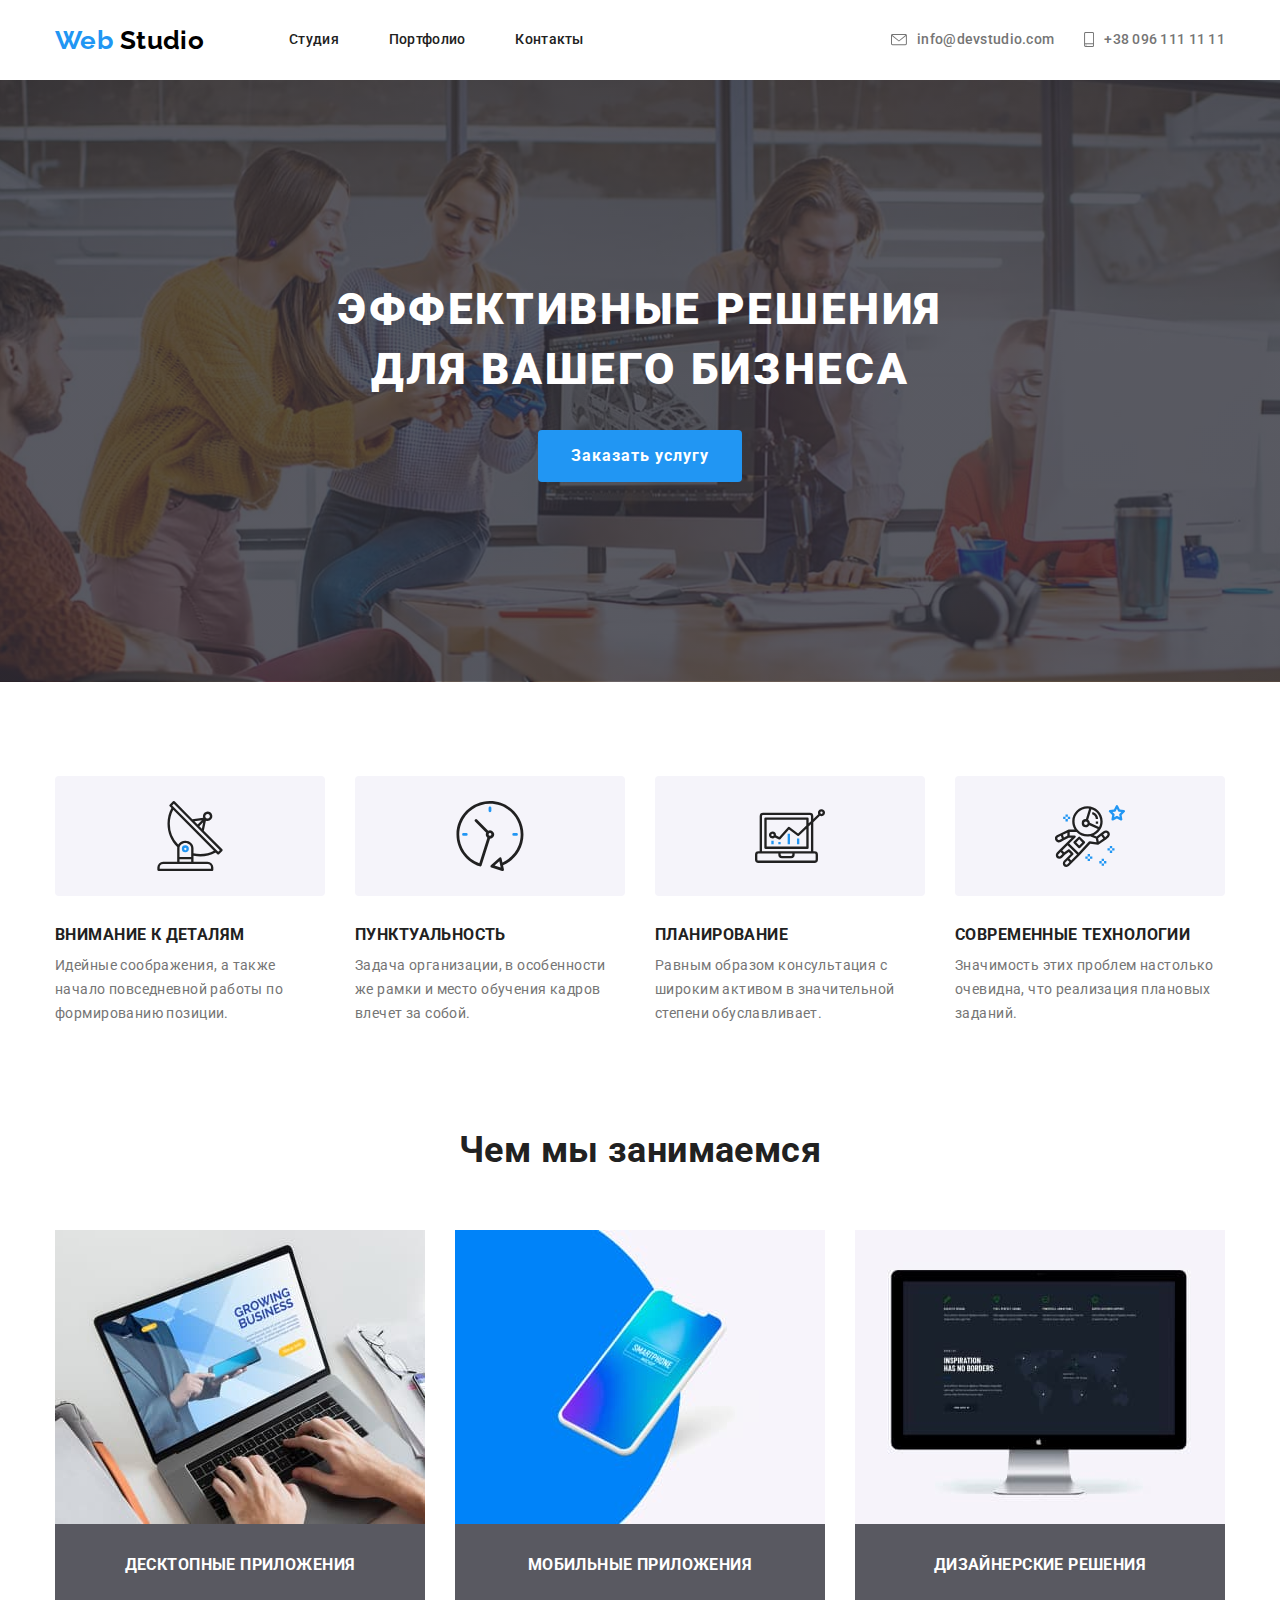
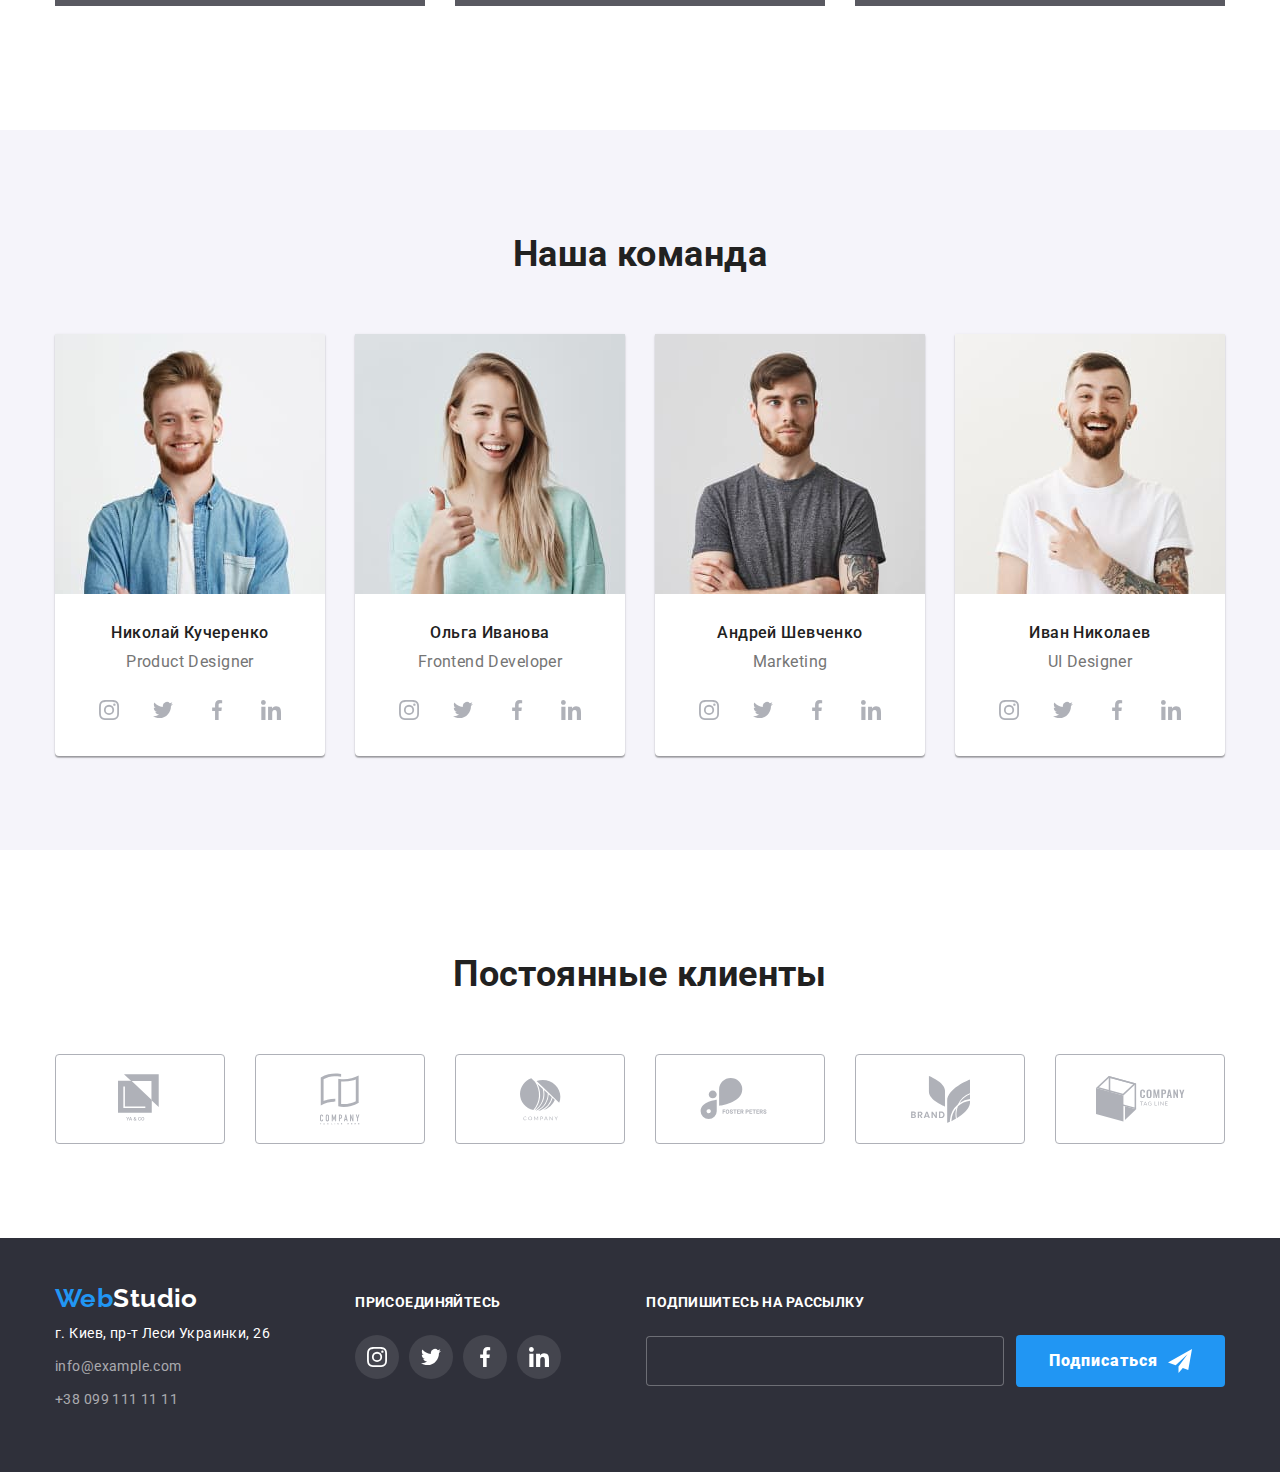
<file: index.html>
<!DOCTYPE html>
<html lang="ru">
  <head>
    <meta charset="UTF-8" />
    <meta name="viewport" content="width=device-width, initial-scale=1.0" />
    <title>Web Studio</title>
    <link
      href="https://fonts.googleapis.com/css2?family=Raleway:wght@700&family=Roboto:wght@400;500;700;900&display=swap"
      rel="stylesheet"
    />
    <link
      rel="stylesheet"
      href="https://cdnjs.cloudflare.com/ajax/libs/modern-normalize/0.6.0/modern-normalize.min.css"
    />
    <link rel="stylesheet" href="./css/styles.css" />
  </head>

  <body>
    <header>
      <div class="container header-flex">
        <nav class="header-flex">
          <p class="logo"><span class="logo-web">Web</span> Studio</p>
          <ul class="nav-list list">
            <li class="nav-item">
              <a class="nav-link link" href="./index.html">Студия</a>
            </li>
            <li class="nav-item">
              <a class="nav-link link" href="./portfolio.html">Портфолио</a>
            </li>
            <li class="nav-item">
              <a class="nav-link link" href="#">Контакты</a>
            </li>
          </ul>
        </nav>

        <address>
          <ul class="address-list list">
            <li class="address-item">
              <a class="address-link link mail" href="mailto:info@devstudio.com"
                ><svg class="icon-mail" width="16" height="12">
                  <use href="./images/sprite.svg#icon-mail"></use>
                </svg>
                info@devstudio.com</a
              >
            </li>
            <li class="address-item">
              <a class="address-link link phone" href="tel:+380961111111"
                ><svg class="icon-phone" width="10" height="15">
                  <use href="./images/sprite.svg#icon-phone"></use>
                </svg>
                +38 096 111 11 11</a
              >
            </li>
          </ul>
        </address>
      </div>
    </header>
    <main>
      <!-- Герой -->
      <section>
        <div class="hero">
          <h1 class="hero-title">
            Эффективные решения <br />
            для вашего бизнеса
          </h1>
          <a class="button" href="">Заказать услугу</a>
        </div>
      </section>
      <!-- Преимущества -->
      <section class="benefits">
        <div class="container container-benefits">
          <!-- предполагаемый h2, который спрячем в цсс -->
          <h2 class="visually-hidden">Преимущества</h2>
          <ul class="benefits-list list">
            <li class="benefits-item">
              <div class="icon">
                <svg class="icon-antenna" width="70" height="70">
                  <use href="./images/sprite.svg#icon-antenna"></use>
                </svg>
              </div>
              <h3 class="benefits-name">Внимание к деталям</h3>
              <p class="benefits-description">
                Идейные соображения, а также начало повседневной работы по
                формированию позиции.
              </p>
            </li>
            <li class="benefits-item">
              <div class="icon">
                <svg class="icon-clock" width="70" height="70">
                  <use href="./images/sprite.svg#icon-clock"></use>
                </svg>
              </div>
              <h3 class="benefits-name">Пунктуальность</h3>
              <p class="benefits-description">
                Задача организации, в особенности же рамки и место обучения
                кадров влечет за собой.
              </p>
            </li>
            <li class="benefits-item">
              <div class="icon">
                <svg class="icon-diagram" width="70" height="70">
                  <use href="./images/sprite.svg#icon-diagram"></use>
                </svg>
              </div>
              <h3 class="benefits-name">Планирование</h3>
              <p class="benefits-description">
                Равным образом консультация с широким активом в значительной
                степени обуславливает.
              </p>
            </li>
            <li class="benefits-item">
              <div class="icon">
                <svg class="icon-astronaut" width="70" height="70">
                  <use href="./images/sprite.svg#icon-astronaut"></use>
                </svg>
              </div>
              <h3 class="benefits-name">Современные технологии</h3>
              <p class="benefits-description">
                Значимость этих проблем настолько очевидна, что реализация
                плановых заданий.
              </p>
            </li>
          </ul>
        </div>
      </section>
      <!-- чем занимаемся -->
      <section class="services">
        <div class="container">
          <h2 class="section-title">Чем мы занимаемся</h2>
          <ul class="services-list list">
            <li class="services-item">
              <img
                src="./images/desktop.jpg"
                alt="Экран ноутбука"
                width="370"
                height="294"
              />
              <h3 class="services-title">Десктопные приложения</h3>
            </li>
            <li class="services-item">
              <img
                src="./images/mobile.jpg"
                alt="Мобильный телефон"
                width="370"
                height="294"
              />
              <h3 class="services-title">Мобильные приложения</h3>
            </li>
            <li class="services-item">
              <img
                src="./images/design.jpg"
                alt="Компьютер с картинкой"
                width="370"
                height="294"
              />
              <h3 class="services-title">Дизайнерские решения</h3>
            </li>
          </ul>
        </div>
      </section>
      <!-- команда -->
      <section class="team">
        <div class="container">
          <h2 class="section-title">Наша команда</h2>
          <ul class="team-list list">
            <li class="team-item">
              <img
                class="team-photo"
                src="./images/john-smith.jpg"
                alt="John Smith"
                width="270"
                height="260"
              />
              <h3 class="team-person">Николай Кучеренко</h3>
              <p class="team-job" lang="en">Product Designer</p>
              <ul class="links-list list">
                <li class="links-item">
                  <a
                    class="social-link"
                    href="#"
                    aria-label="Ссылка на инстаграм"
                    ><svg width="20" height="20">
                      <use href="./images/sprite.svg#icon-instagram"></use></svg
                  ></a>
                </li>
                <li class="links-item">
                  <a class="social-link" href="#" aria-label="Ссылка на твиттер"
                    ><svg width="20" height="20">
                      <use href="./images/sprite.svg#icon-twitter"></use></svg
                  ></a>
                </li>
                <li class="links-item">
                  <a class="social-link" href="#" aria-label="Сслыка на фейсбук"
                    ><svg width="20" height="20">
                      <use href="./images/sprite.svg#icon-facebook"></use></svg
                  ></a>
                </li>
                <li class="links-item">
                  <a
                    class="social-link"
                    href="#"
                    aria-label="Ссылка на линкедин"
                    ><svg  width="20" height="20">
                      <use href="./images/sprite.svg#icon-linkedin"></use></svg
                  ></a>
                </li>
              </ul>
            </li>
            <li class="team-item">
              <img
                class="team-photo"
                src="./images/marta-stewart.jpg"
                alt="Marta Stewart"
                width="270"
                height="260"
              />
              <h3 class="team-person">Ольга Иванова</h3>
              <p class="team-job" lang="en">Frontend Developer</p>
              <ul class="links-list list">
                <li class="links-item">
                  <a
                    class="social-link"
                    href="#"
                    aria-label="Ссылка на инстаграм"
                    ><svg width="20" height="20">
                      <use href="./images/sprite.svg#icon-instagram"></use></svg
                  ></a>
                </li>
                <li class="links-item">
                  <a class="social-link" href="#" aria-label="Ссылка на твиттер"
                    ><svg  width="20" height="20">
                      <use href="./images/sprite.svg#icon-twitter"></use></svg
                  ></a>
                </li>
                <li class="links-item">
                  <a class="social-link" href="#" aria-label="Сслыка на фейсбук"
                    ><svg width="20" height="20">
                      <use href="./images/sprite.svg#icon-facebook"></use></svg
                  ></a>
                </li>
                <li class="links-item">
                  <a
                    class="social-link"
                    href="#"
                    aria-label="Ссылка на линкедин"
                    ><svg  width="20" height="20">
                      <use href="./images/sprite.svg#icon-linkedin"></use></svg
                  ></a>
                </li>
              </ul>
            </li>
            <li class="team-item">
              <img
                class="team-photo"
                src="./images/robert-jakis.jpg"
                alt="Robert Jakis"
                width="270"
                height="260"
              />
              <h3 class="team-person">Андрей Шевченко</h3>
              <p class="team-job" lang="en">Marketing</p>
              <ul class="links-list list">
                <li class="links-item">
                  <a
                    class="social-link"
                    href="#"
                    aria-label="Ссылка на инстаграм"
                    ><svg  width="20" height="20">
                      <use href="./images/sprite.svg#icon-instagram"></use></svg
                  ></a>
                </li>
                <li class="links-item">
                  <a class="social-link" href="#" aria-label="Ссылка на твиттер"
                    ><svg  width="20" height="20">
                      <use href="./images/sprite.svg#icon-twitter"></use></svg
                  ></a>
                </li>
                <li class="links-item">
                  <a class="social-link" href="#" aria-label="Сслыка на фейсбук"
                    ><svg width="20" height="20">
                      <use href="./images/sprite.svg#icon-facebook"></use></svg
                  ></a>
                </li>
                <li class="links-item">
                  <a
                    class="social-link"
                    href="#"
                    aria-label="Ссылка на линкедин"
                    ><svg  width="20" height="20">
                      <use href="./images/sprite.svg#icon-linkedin"></use></svg
                  ></a>
                </li>
              </ul>
            </li>
            <li class="team-item">
              <img
                class="team-photo"
                src="./images/martin-doe.jpg"
                alt="Martin Doe"
                width="270"
                height="260"
              />
              <h3 class="team-person">Иван Николаев</h3>
              <p class="team-job" lang="en">UI Designer</p>
              <ul class="links-list list">
                <li class="links-item">
                  <a
                    class="social-link"
                    href="#"
                    aria-label="Ссылка на инстаграм"
                    ><svg  width="20" height="20">
                      <use href="./images/sprite.svg#icon-instagram"></use></svg
                  ></a>
                </li>
                <li class="links-item">
                  <a class="social-link" href="#" aria-label="Ссылка на твиттер"
                    ><svg width="20" height="20">
                      <use href="./images/sprite.svg#icon-twitter"></use></svg
                  ></a>
                </li>
                <li class="links-item">
                  <a class="social-link" href="#" aria-label="Сслыка на фейсбук"
                    ><svg  width="20" height="20">
                      <use href="./images/sprite.svg#icon-facebook"></use></svg
                  ></a>
                </li>
                <li class="links-item">
                  <a
                    class="social-link"
                    href="#"
                    aria-label="Ссылка на линкедин"
                    ><svg  width="20" height="20">
                      <use href="./images/sprite.svg#icon-linkedin"></use></svg
                  ></a>
                </li>
              </ul>
            </li>
          </ul>
        </div>
      </section>
      <!-- с нами сотрудничают -->
      <section class="clients">
        <div class="container">
          <h2 class="section-title">Постоянные клиенты</h2>
          <ul class="clients-list list">
            <li class="clients-item">
              <a class="company-item" href="#" aria-label="Название компании 1"
                ><svg  width="45" height="50">
                  <use href="./images/sprite.svg#icon-company-one"></use></svg
              ></a>
            </li>
            <li class="clients-item">
              <a class="company-item" href="#" aria-label="Название компании 2"
                ><svg  width="40" height="52">
                  <use href="./images/sprite.svg#icon-company-two"></use></svg
              ></a>
            </li>
            <li class="clients-item">
              <a class="company-item" href="#" aria-label="Название компании 3"
                ><svg  width="41" height="43">
                  <use href="./images/sprite.svg#icon-company-three"></use></svg
              ></a>
            </li>
            <li class="clients-item">
              <a class="company-item" href="#" aria-label="Название компании 4"
                ><svg  width="80" height="42">
                  <use href="./images/sprite.svg#icon-company-four"></use></svg
              ></a>
            </li>
            <li class="clients-item">
              <a class="company-item" href="#" aria-label="Название компании 5"
                ><svg width="59" height="47">
                  <use href="./images/sprite.svg#icon-company-five"></use></svg
              ></a>
            </li>
            <li class="clients-item">
              <a class="company-item" href="#" aria-label="Название компании 6"
                ><svg  width="89" height="46">
                  <use href="./images/sprite.svg#icon-company-six"></use></svg
              ></a>
            </li>
          </ul>
        </div>
      </section>
    </main>
    <!-- footer -->
    <footer>
      <div class="container container-footer">
        <div class="footer-flex">
          <div class="footer-address">
            <a class="logo footer-logo" href="#"
              ><span class="logo-web">Web</span
              ><span class="logo-studio">Studio</span></a
            >
            <address class="footer-address">
              <a
                class="address-map footer-address-links"
                href="https://goo.gl/maps/tR7T5dvsBJvdwT1U7"
                >г. Киев, пр-т Леси Украинки, 26</a
              >
              <br />
              <a
                class="mail-phone footer-address-links"
                href="mailto:info@example.com"
                >info@example.com</a
              >
              <br />
              <a
                class="mail-phone footer-address-links"
                href="tel:+380991111111"
                >+38 099 111 11 11</a
              >
            </address>
          </div>
          <!-- социальные сети -->
          <div>
            <b class="footer-call">Присоединяйтесь</b>
            <ul class="links-list footer-social list">
              <li class="links-item footer-social">
                <a
                  class="social-link footer-social-link"
                  href="#"
                  aria-label="Ссылка на инстаграм"
                  ><svg  width="20" height="20">
                    <use href="./images/sprite.svg#icon-instagram"></use></svg
                ></a>
              </li>
              <li class="links-item">
                <a
                  class="social-link footer-social-link"
                  href="#"
                  aria-label="Ссылка на твиттер"
                  ><svg  width="20" height="20">
                    <use href="./images/sprite.svg#icon-twitter"></use></svg
                ></a>
              </li>
              <li class="links-item">
                <a
                  class="social-link footer-social-link"
                  href="#"
                  aria-label="Сслыка на фейсбук"
                  ><svg  width="20" height="20">
                    <use href="./images/sprite.svg#icon-facebook"></use></svg
                ></a>
              </li>
              <li class="links-item">
                <a
                  class="social-link footer-social-link"
                  href="#"
                  aria-label="Ссылка на линкедин"
                  ><svg  width="20" height="20">
                    <use href="./images/sprite.svg#icon-linkedin"></use></svg
                ></a>
              </li>
            </ul>
          </div>
          <!-- Форма подписки на рассылку -->
          <div class="subscribe-form">
            <b class="footer-call">Подпишитесь на рассылку</b>
            <div class="subscribe-flex">
            <input class="email" type="email" />
            <a class="button button-footer" href="#"
              ><span class="subscribe">Подписаться</span> <svg class="subscribe-svg" width="24" height="24">
                <use href="./images/sprite.svg#icon-send"></use>
              </svg></a
            >
            </div>
          </div>
    </footer>
  </body>
</html>
</file>
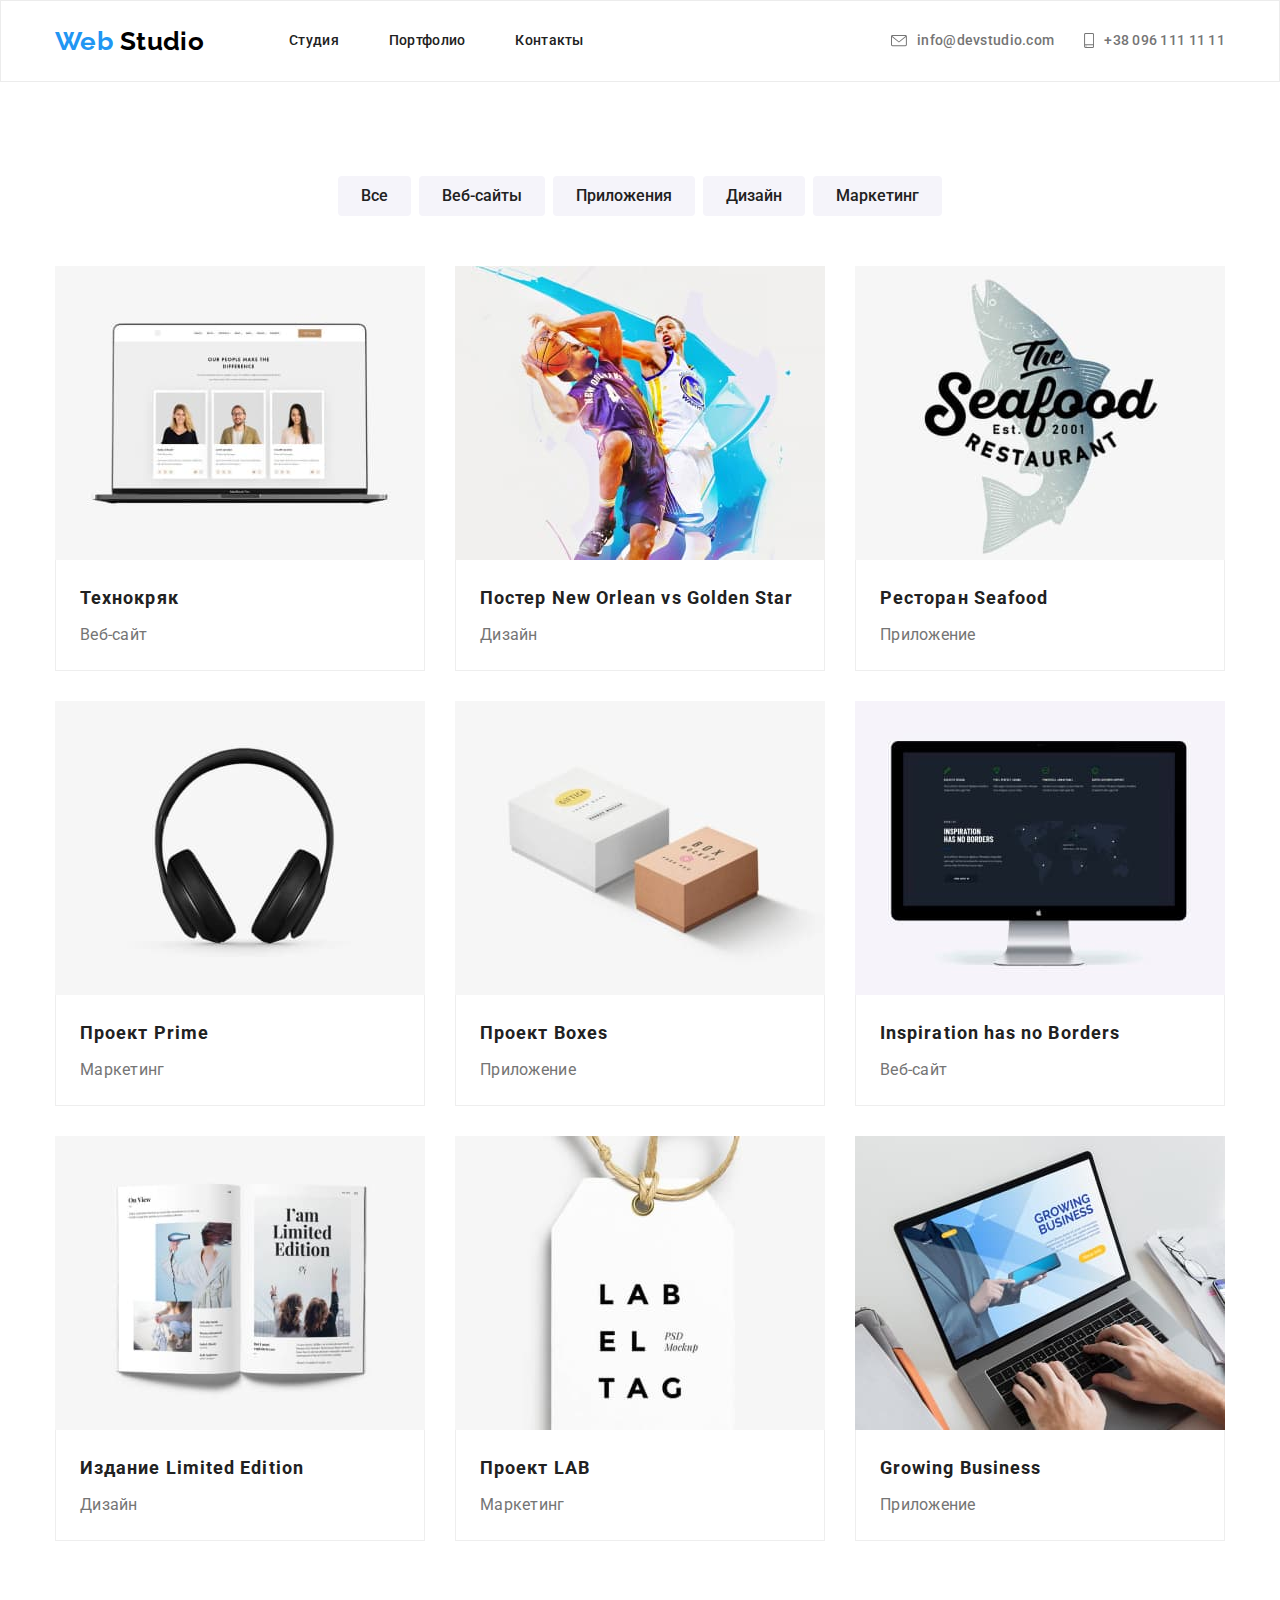
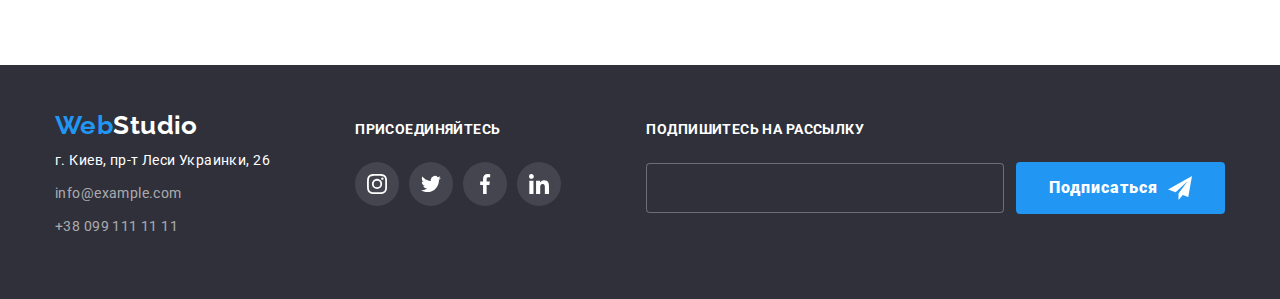
<file: portfolio.html>
<!DOCTYPE html>
<html lang="ru">
  <head>
    <meta charset="UTF-8" />
    <meta name="viewport" content="width=device-width, initial-scale=1.0" />
    <title>Portfolio</title>
    <link
      href="https://fonts.googleapis.com/css2?family=Raleway:wght@700&family=Roboto:wght@400;500;700;900&display=swap"
      rel="stylesheet"
    />
    <link
      rel="stylesheet"
      href="https://cdnjs.cloudflare.com/ajax/libs/modern-normalize/0.6.0/modern-normalize.min.css"
    />
    <link rel="stylesheet" href="./css/styles.css" />
  </head>
  <body>
    <header class="line">
      <div class="container header-flex">
        <nav class="header-flex">
          <a class="logo" href="./index.html"
            ><span class="logo-web">Web</span> Studio</a
          >
          <ul class="nav-list list">
            <li class="nav-item">
              <a class="nav-link link" href="./index.html">Студия</a>
            </li>
            <li class="nav-item">
              <a class="nav-link link" href="./portfolio.html">Портфолио</a>
            </li>
            <li class="nav-item">
              <a class="nav-link link" href="#">Контакты</a>
            </li>
          </ul>
          </nav>
          
          <address>
            <ul class="address-list list">
              <li class="address-item">
                <a class="address-link link mail" href="mailto:info@devstudio.com"><svg class="icon-mail" width="16" height="12">
                    <use href="./images/sprite.svg#icon-mail"></use>
                  </svg>
                  info@devstudio.com</a>
              </li>
              <li class="address-item">
                <a class="address-link link phone" href="tel:+380961111111"><svg class="icon-phone" width="10" height="15">
                    <use href="./images/sprite.svg#icon-phone"></use>
                  </svg>
                  +38 096 111 11 11</a>
              </li>
            </ul>
          </address>
          </div>
          </header>
    <main>
      <section class="projects container">
        <h1 class="visually-hidden">Наши проекты</h1>
        <ul class="project-button list">
          <li class="button-item">
            <button type="button" class="filter-button">Все</button>
          </li>
          <li class="button-item">
            <button type="button" class="filter-button">Веб-сайты</button>
          </li>
          <li class="button-item">
            <button type="button" class="filter-button">Приложения</button>
          </li>
          <li class="button-item">
            <button type="button" class="filter-button">Дизайн</button>
          </li>
          <li class="button-item">
            <button type="button" class="filter-button">Маркетинг</button>
          </li>
        </ul>
        <ul class="projects-list list">
          <li class="project-card">
            <a class="project-link link" href="#">
              <img
                src="./images/technokr.jpg"
                alt="Ноутбук"
                width="370"
                height="294"
              />
              <div class="project-content">
                <h2 class="project-name">Технокряк</h2>
                <p class="project-description">Веб-сайт</p>
                <!-- <p class="project-decription">
                Технокряк это современная площадка распространения коронавируса.
                Компании используют эту платформу для цифрового шпионажа и атак
                на защищённые сервера конкурентов.
              </p> -->
              </div>
            </a>
          </li>
          <li class="project-card">
            <a class="project-link link" href="#">
              <img
                src="./images/golden-star.jpg"
                alt="Двое баскетболистов"
                width="370"
                height="294"
              />
              <div class="project-content">
                <h2 class="project-name">Постер New Orlean vs Golden Star</h2>
                <p class="project-description">Дизайн</p>
                <!-- <p class="project-decription">
                Технокряк это современная площадка распространения коронавируса.
                Компании используют эту платформу для цифрового шпионажа и атак
                на защищённые сервера конкурентов.
              </p> -->
              </div>
            </a>
          </li>
          <li class="project-card">
            <a class="project-link link" href="#">
              <img
                src="./images/seafood.jpg"
                alt="Логотип ресторана Сифуд"
                width="370"
                height="294"
              />
              <div class="project-content">
                <h2 class="project-name">Ресторан Seafood</h2>
                <p class="project-description">Приложение</p>
                <!-- <p class="project-decription">
                Технокряк это современная площадка распространения коронавируса.
                Компании используют эту платформу для цифрового шпионажа и атак
                на защищённые сервера конкурентов.
              </p> -->
              </div>
            </a>
          </li>
          <li class="project-card">
            <a class="project-link link" href="#"
              ><img
                src="./images/prime.jpg"
                alt="Безпроводные наушники"
                width="370"
                height="294"
              />
              <div class="project-content">
                <h2 class="project-name">Проект Prime</h2>
                <p class="project-description">Маркетинг</p>
                <!-- <p class="project-decription">
                Технокряк это современная площадка распространения коронавируса.
                Компании используют эту платформу для цифрового шпионажа и атак
                на защищённые сервера конкурентов.
              </p> -->
              </div>
            </a>
          </li>
          <li class="project-card">
            <a class="project-link link" href="#"
              ><img
                src="./images/boxes.jpg"
                alt="Белая и коричневая коробка"
                width="370"
                height="294"
              />
              <div class="project-content">
                <h2 class="project-name">Проект Boxes</h2>
                <p class="project-description">Приложение</p>
                <!-- <p class="project-decription">
                Технокряк это современная площадка распространения коронавируса.
                Компании используют эту платформу для цифрового шпионажа и атак
                на защищённые сервера конкурентов.
              </p> -->
              </div>
            </a>
          </li>
          <li class="project-card">
            <a class="project-link link" href="#"
              ><img
                src="./images/no-borders.jpg"
                alt="Экран компьютера"
                width="370"
                height="294"
              />
              <div class="project-content">
                <h2 class="project-name">Inspiration has no Borders</h2>
                <p class="project-description">Веб-сайт</p>
                <!-- <p class="project-decription">
                Технокряк это современная площадка распространения коронавируса.
                Компании используют эту платформу для цифрового шпионажа и атак
                на защищённые сервера конкурентов.
              </p> -->
              </div>
            </a>
          </li>
          <li class="project-card">
            <a class="project-link link" href="#"
              ><img
                src="./images/limited-edition.jpg"
                alt="Открытый журнал"
                width="370"
                height="294"
              />
              <div class="project-content">
                <h2 class="project-name">Издание Limited Edition</h2>
                <p class="project-description">Дизайн</p>
                <!-- <p class="project-decription">
                Технокряк это современная площадка распространения коронавируса.
                Компании используют эту платформу для цифрового шпионажа и атак
                на защищённые сервера конкурентов.
              </p> -->
              </div>
            </a>
          </li>
          <li class="project-card">
            <a class="project-link link" href="#"
              ><img
                src="./images/lab.jpg"
                alt="Бирка с надписью Лейблтег"
                width="370"
                height="294"
              />
              <div class="project-content">
                <h2 class="project-name">Проект LAB</h2>
                <p class="project-description">Маркетинг</p>
                <!-- <p class="project-decription">
                Технокряк это современная площадка распространения коронавируса.
                Компании используют эту платформу для цифрового шпионажа и атак
                на защищённые сервера конкурентов.
              </p> -->
              </div>
            </a>
          </li>
          <li class="project-card">
            <a class="project-link link" href="#"
              ><img
                src="./images/business.jpg"
                alt="Человек печатает на ноутбуке"
                width="370"
                height="294"
              />
              <div class="project-content">
                <h2 class="project-name">Growing Business</h2>
                <p class="project-description">Приложение</p>
                <!-- <p class="project-decription">
                Технокряк это современная площадка распространения коронавируса.
                Компании используют эту платформу для цифрового шпионажа и атак
                на защищённые сервера конкурентов.
              </p> -->
              </div>
            </a>
          </li>
        </ul>
      </section>
    </main>
    <footer>
      <div class="container container-footer">
        <div class="footer-flex">
          <div class="footer-address">
            <a class="logo footer-logo" href="#"><span class="logo-web">Web</span><span
                class="logo-studio">Studio</span></a>
            <address class="footer-address">
              <a class="address-map footer-address-links" href="https://goo.gl/maps/tR7T5dvsBJvdwT1U7">г. Киев, пр-т Леси
                Украинки, 26</a>
              <br />
              <a class="mail-phone footer-address-links" href="mailto:info@example.com">info@example.com</a>
              <br />
              <a class="mail-phone footer-address-links" href="tel:+380991111111">+38 099 111 11 11</a>
            </address>
          </div>
          <!-- социальные сети -->
          <div>
            <b class="footer-call">Присоединяйтесь</b>
            <ul class="links-list footer-social list">
              <li class="links-item footer-social">
                <a class="social-link footer-social-link" href="#" aria-label="Ссылка на инстаграм"><svg width="20"
                    height="20">
                    <use href="./images/sprite.svg#icon-instagram"></use>
                  </svg></a>
              </li>
              <li class="links-item">
                <a class="social-link footer-social-link" href="#" aria-label="Ссылка на твиттер"><svg width="20"
                    height="20">
                    <use href="./images/sprite.svg#icon-twitter"></use>
                  </svg></a>
              </li>
              <li class="links-item">
                <a class="social-link footer-social-link" href="#" aria-label="Сслыка на фейсбук"><svg width="20"
                    height="20">
                    <use href="./images/sprite.svg#icon-facebook"></use>
                  </svg></a>
              </li>
              <li class="links-item">
                <a class="social-link footer-social-link" href="#" aria-label="Ссылка на линкедин"><svg width="20"
                    height="20">
                    <use href="./images/sprite.svg#icon-linkedin"></use>
                  </svg></a>
              </li>
            </ul>
          </div>
          <!-- Форма подписки на рассылку -->
          <div class="subscribe-form">
            <b class="footer-call">Подпишитесь на рассылку</b>
            <div class="subscribe-flex">
              <input class="email" type="email" />
              <a class="button button-footer" href="#"><span class="subscribe">Подписаться</span> <svg class="subscribe-svg"
                  width="24" height="24">
                  <use href="./images/sprite.svg#icon-send"></use>
                </svg></a>
            </div>
          </div>
    </footer>
    </body>
    
    </html>
</file>
<file: css/styles.css>
:root {
  --primary-text-color: #757575;
  --secondary-text-color: #212121;
  --third-text-color: #ffffff;
  --logo-color: #000000;
  --accent-color: #2196f3;
  --footer-adress-color: rgba(255, 255, 255, 0.6);
  --footer-copyright-color: rgba(255, 255, 255, 0.4);
  --primary-background-color: #ffffff;
  --secondary-background-color: #f5f4fa;
  --footer-background-color: #2f303a;
  --icons-color: #afb1b8;
  --icons-bg: rgba(255, 255, 255, 0.1);
  --main-font: "Roboto", sans-serif;
  --accent-font: "Raleway", sans-serif;
}
html {
  box-sizing: border-box;
}
*,
*::before,
*::after {
  box-sizing: inherit;
}
body {
  font-family: var(--main-font);
  font-size: 14px;
  line-height: 1.71;
  letter-spacing: 0.03em;
  color: var(--primary-text-color);

  background-color: var(--primary-background-color);
}

.container {
  width: 1200px;
  padding-left: 15px;
  padding-right: 15px;
  padding-bottom: 94px;
  padding-top: 94px;
  margin-left: auto;
  margin-right: auto;
}

h1,
h2,
h3,
h4,
p {
  margin: 0;
}

img {
  display: block;
  max-width: 100%;
  height: auto;
}
/* убирает маркеры списка, дает 0 марджин и паддинг */
.list {
  list-style: none;
  margin: 0;
  padding: 0;
}
/* убирает подчеркивание ссылок, делает их блоками, задает параметры текста */
.link {
  text-decoration: none;
  font-weight: 500;
  line-height: 1.14;
  letter-spacing: 0.02em;
  display: block;
}
.visually-hidden {
  clip: rect(1px, 1px, 1px, 1px);
  height: 1px;
  overflow: hidden;
  position: absolute;
  white-space: nowrap;
  width: 1px;
}
.button {
  text-decoration: none;
  font-weight: 700;
  font-size: 16px;
  line-height: 1.88;
  text-align: center;
  letter-spacing: 0.06em;
  color: var(--third-text-color);
  background-color: var(--accent-color);

  display: inline-block;
  border: 1px solid transparent;
  border-radius: 4px;
  padding: 10px 32px;
  min-width: 200px;
}
.button:hover,
.button:focus {
  color: var(--accent-color);
  background-color: var(--third-text-color);
  border-color: var(--accent-color);
}

/* хедер */
/* лого */
.header-flex {
  display: flex;
  align-items: center;
  justify-content: space-between;
  padding-bottom: 0;
  padding-top: 0;
}

.logo {
  display: inline-block;
  margin-right: 85px;

  text-decoration: none;
  font-family: var(--accent-font);
  font-weight: 700;
  font-size: 26px;
  line-height: 1.19;
  color: var(--logo-color);
}
.logo-web {
  color: var(--accent-color);
}

/* навигация */
.nav-list {
  display: flex;
}

.nav-item:not(:last-child) {
  margin-right: 50px;
}

.nav-link,
.address-link {
  display: flex;
  align-items: center;
  padding-top: 32px;
  padding-bottom: 32px;
  color: var(--secondary-text-color);
}

.nav-link:visited {
  color: var(--secondary-text-color);
}

.nav-link:hover,
.nav-link:focus {
  color: var(--accent-color);
}

/* адрес хедера */
.address-list {
  display: flex;
  margin-left: auto;
}

.icon-mail,
.icon-phone {
  display: inline-block;
  margin-right: 10px;
}

.address-item:not(:last-child) {
  margin-right: 30px;
}

.address-link {
  color: var(--primary-text-color);
  fill: var(--primary-text-color);
  font-style: normal;
}

.address-link:hover,
.address-link:focus {
  color: var(--accent-color);
  fill: var(--accent-color);
}

/* hero */
.hero {
  max-width: 1600px;
  min-height: 600px;
  margin-left: auto;
  margin-right: auto;
  padding-top: 200px;
  padding-bottom: 200px;

  background-image: linear-gradient(
      to right,
      rgba(47, 48, 58, 0.8),
      rgba(47, 48, 58, 0.8)
    ),
    url(../images/web-studio-background.jpg);
  background-size: cover;
  background-position: center;
  background-repeat: no-repeat;
  background-color: rgba(47, 48, 58, 0.8);

  text-align: center;
}
.hero-title {
  margin-bottom: 30px;

  font-weight: 900;
  font-size: 44px;
  line-height: 1.36;
  text-align: center;
  letter-spacing: 0.06em;
  text-transform: uppercase;
  color: var(--third-text-color);
}

/* benefits section */
.container-benefits {
  padding-bottom: 0;
}

.benefits-list {
  display: flex;
}
.benefits-item {
  width: calc((100% - 90px) / 4);
}
.benefits-item:not(:last-child) {
  margin-right: 30px;
}

.icon {
  text-align: center;
  margin-bottom: 30px;
  height: 120px;
  padding-top: 25px;

  background-color: #f5f4fa;
  border-radius: 4px;
}

.benefits-name {
  margin-bottom: 10px;

  font-weight: 700;
  line-height: 1.14;
  text-transform: uppercase;
  color: var(--secondary-text-color);
}

/* services section */
.section-title {
  margin-bottom: 50px;

  font-weight: 700;
  font-size: 36px;
  line-height: 1.67;
  text-align: center;
  color: var(--secondary-text-color);
}

.services-list {
  display: flex;
}

.services-item {
  width: calc((100% - 60px) / 3);
  margin-bottom: 30px;
}

.services-item:not(:last-child) {
  margin-right: 30px;
}

.services-title {
  padding-top: 27px;
  padding-bottom: 27px;
  max-width: 370px;

  font-weight: 700;
  text-align: center;
  text-transform: uppercase;
  color: var(--third-text-color);

  background-color: rgba(47, 48, 58, 0.8);
}

/* team */
.team {
  background-color: var(--secondary-background-color);
}

.team-list {
  display: flex;
}

.team-item {
  width: calc((100% - 90px) / 4);
  padding-bottom: 24px;

  background-color: var(--primary-background-color);
  box-shadow: 0px 2px 1px rgba(0, 0, 0, 0.2), 0px 1px 1px rgba(0, 0, 0, 0.14),
    0px 1px 3px rgba(0, 0, 0, 0.12);
  border-radius: 0px 0px 4px 4px;
}

.team-item:not(:last-child) {
  margin-right: 30px;
}

.team-photo {
  margin-bottom: 30px;
}

.team-person {
  margin-bottom: 10px;

  font-weight: 500;
  font-size: 16px;
  line-height: 1.18;
  text-align: center;
  color: var(--secondary-text-color);
}

.team-job {
  margin-bottom: 16px;

  font-weight: 400;
  font-size: 16px;
  line-height: 1.18;
  text-align: center;
}

.links-list {
  display: flex;
  text-align: center;
  padding-left: 32px;
  padding-right: 32px;
}

.links-item {
  display: block;
}

.links-item:not(:last-child) {
  margin-right: 10px;
}

.social-link {
  display: flex;
  justify-content: center;
  align-items: center;
  background-color: rgba(255, 255, 255, 0.1);
  border-radius: 50%;
  fill: var(--icons-color);
  width: 44px;
  height: 44px;
  /* display: flex;
  justify-content: center;
  width: 44px;
  height: 44px;
  border-radius: 50%; */
}

.social-link:hover,
.social-link:focus {
  background-color: var(--accent-color);
  fill: var(--third-text-color);
}

/* clients*/
.clients-list {
  display: flex;
  justify-content: center;
}

.clients-item:not(:last-child) {
  margin-right: 30px;
}

.company-item {
  display: flex;
  align-items: center;
  justify-content: center;
  width: 170px;
  height: 90px;
  border: 1px solid var(--icons-color);
  border-radius: 4px;
  fill: var(--icons-color);
}

.company-item:hover,
.company-item:focus {
  border-color: var(--accent-color);
  fill: var(--accent-color);
}

/* .company-icon {
  align-self: center;
} */

/* footer */
footer {
  background-color: var(--footer-background-color);
}

.container-footer {
  padding-top: 45px;
  padding-bottom: 60px;
}

.footer-flex {
  display: flex;
  align-items: baseline;
  justify-content: space-between;
}

.footer-logo {
  margin: 0;
  margin-bottom: 8px;
}

.footer-logo:focus {
  color: var(--accent-color);
}

.logo:visited {
  color: var(--logo-color);
}

.logo-web:visited {
  color: var(--accent-color);
}

.logo-studio {
  color: var(--third-text-color);
}
.footer-address {
  font-style: normal;
}

.address-map {
  color: var(--third-text-color);
}

.footer-address-links {
  display: inline-block;
  text-decoration: none;
}

.footer-address-links:not(:last-child) {
  margin-bottom: 9px;
}

.address-map:hover,
.address-map:focus,
.mail-phone:hover,
.mail-phone:focus {
  color: var(--accent-color);
}

.mail-phone {
  color: var(--footer-adress-color);
}

.footer-call {
  display: block;
  margin-bottom: 20px;

  font-weight: 700;
  text-transform: uppercase;
  color: var(--third-text-color);
}

.footer-social {
  padding-left: 0;
  padding-right: 0;
}

.footer-social-link {
  fill: var(--third-text-color);
}

.email {
  margin-right: 12px;

  width: 358px;
  height: 50px;
  border: 1px solid rgba(255, 255, 255, 0.3);
  border-radius: 4px;

  background-color: var(--footer-background-color);
}

.subscribe-flex {
  display: flex;
  justify-content: center;
  align-items: center;
}
.button-footer {
  display: flex;
  justify-content: center;
  align-items: center;
  fill: var(--third-text-color);
}
.button-footer:focus,
.button-footer:hover {
  fill: var(--accent-color);
}

.subscribe {
  display: inline-block;
  margin-right: 10px;

  font-weight: 900;
  font-size: 16px;
  line-height: 1.88;
  text-align: center;
  letter-spacing: 0.06em;
}

.subscribe-svg:hover,
.subscribe-svg:focus {
  fill: var(--accent-color);
}
/* portfolio */
/* logo */
.line {
  border: 1px solid #ececec;
}

.portfolio-logo:focus {
  color: var(--accent-color);
}

/* projects */
.projects {
  padding-top: 94px;
}

.project-button {
  display: flex;
  justify-content: center;
  margin-top: 0;
  margin-bottom: 50px;
}

.button-item {
  margin-right: 8px;
}

.button-item:last-child {
  margin-right: 0;
}

.filter-button {
  display: inline-block;
  padding: 6px 22px;
  min-width: 73px;

  font-weight: 500;
  font-size: 16px;
  line-height: 1.63;
  text-align: center;
  color: var(--secondary-text-color);

  background-color: var(--secondary-background-color);
  border: 1px solid transparent;
  border-radius: 4px;
}

.filter-button:hover,
.filter-button:focus {
  background-color: var(--accent-color);
  color: var(--third-text-color);
  border-color: var(--accent-color);
  box-shadow: 0px 2px 2px rgba(0, 0, 0, 0.12), 0px 1px 2px rgba(0, 0, 0, 0.08),
    0px 3px 1px rgba(0, 0, 0, 0.1);
}

.projects-list {
  display: flex;
  flex-wrap: wrap;
}

.project-card:not(:nth-child(3n)) {
  width: calc((100% - 60px) / 3);
  margin-right: 30px;
  margin-bottom: 30px;
}

.project-link:hover,
.project-link:focus {
  box-shadow: 1px 4px 6px rgba(0, 0, 0, 0.16), 0px 4px 4px rgba(0, 0, 0, 0.06),
    0px 1px 1px rgba(0, 0, 0, 0.12);
}

.project-content {
  padding-left: 24px;
  padding-right: 24px;
  padding-top: 20px;
  padding-bottom: 20px;
  border-right: 1px solid #eeeeee;
  border-bottom: 1px solid #eeeeee;
  border-left: 1px solid #eeeeee;
}

.project-name {
  margin-bottom: 4px;

  font-weight: 700;
  font-size: 18px;
  line-height: 2;
  letter-spacing: 0.06em;
  color: var(--secondary-text-color);
}

.project-description {
  font-weight: 400;
  font-size: 16px;
  line-height: 1.88;
  color: var(--primary-text-color);
}

.project-decription {
  font-weight: 400;
  font-size: 18px;
  line-height: 1.56;
  color: var(--third-text-color);
  /* фон временный, чтобы было видно текст */
  background-color: rgb(85, 78, 78);
}

.project-decription:hover,
.project-decription:focus {
  color: var(--accent-color);
}
</file>
